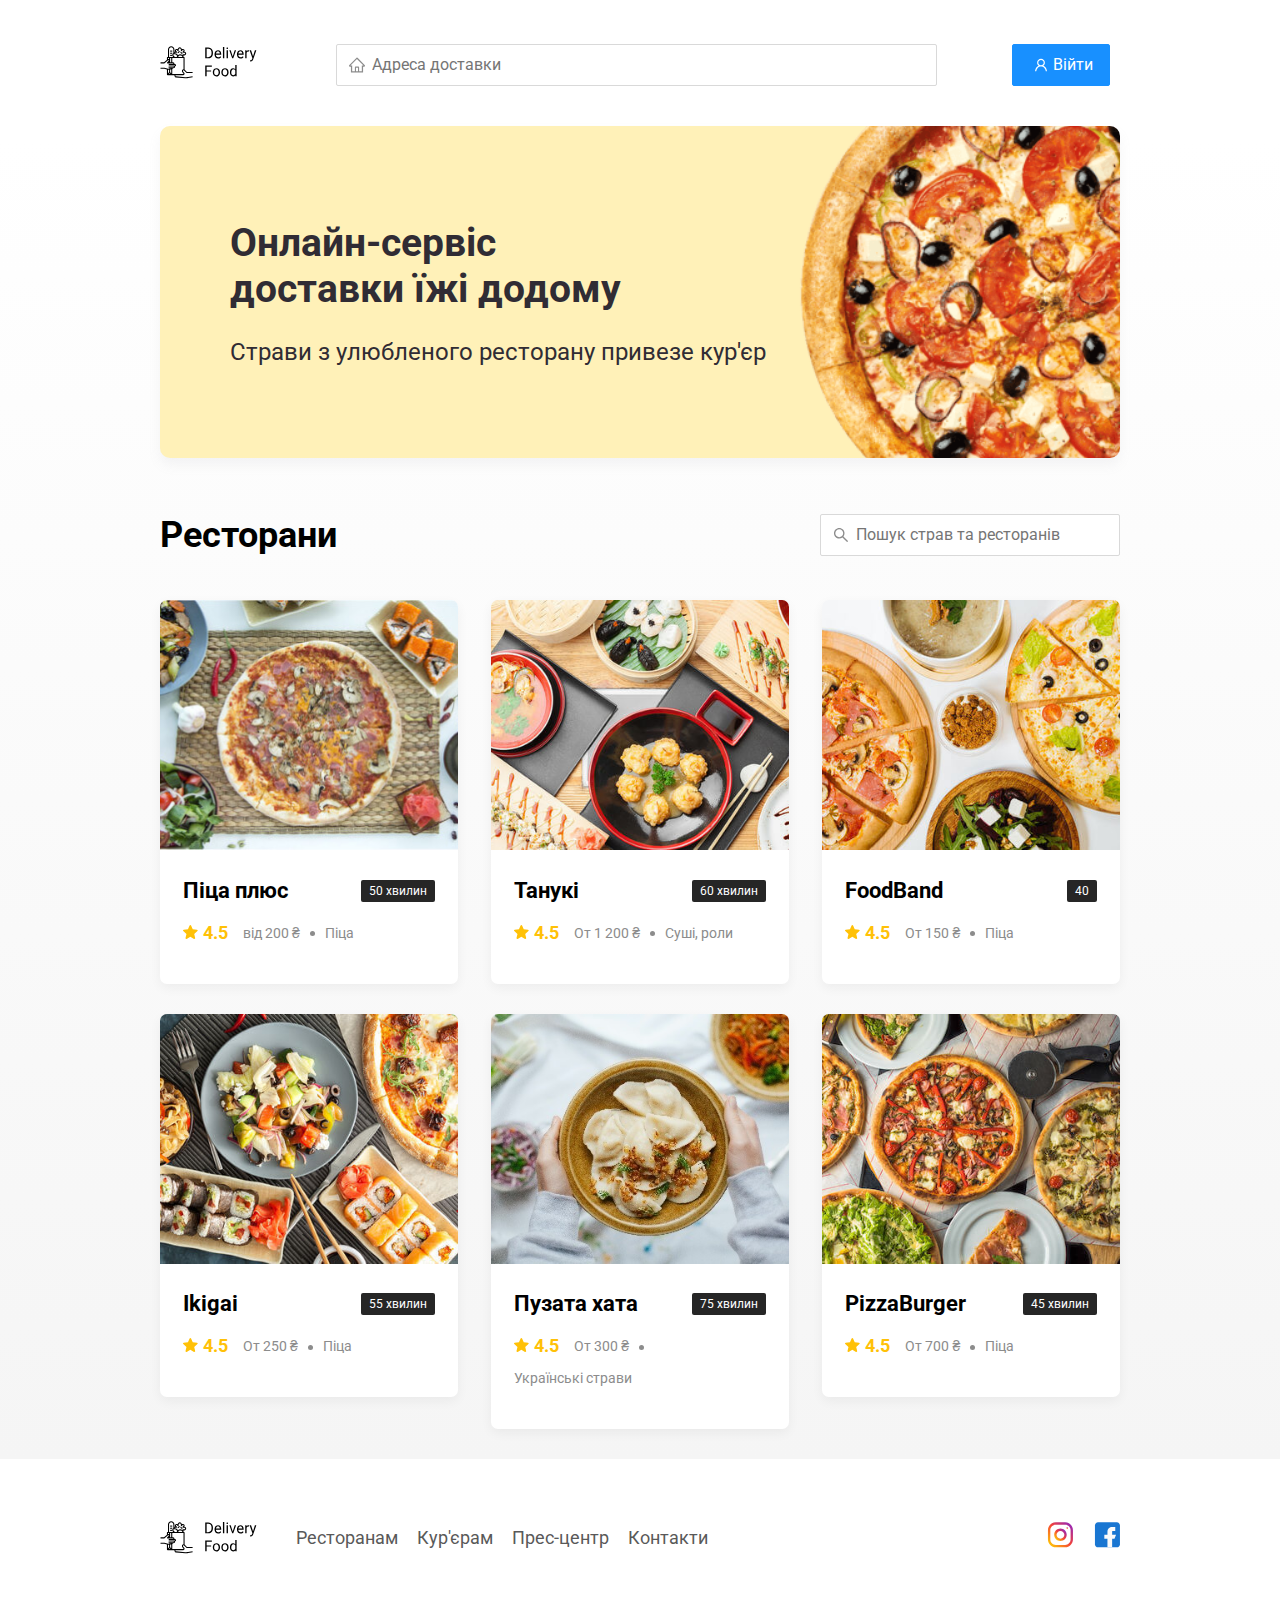
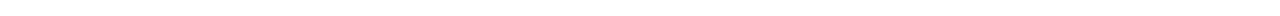
<file: DeliveryFood/index.html>
<!DOCTYPE html>
<html lang="ru">

<head>
	<meta charset="UTF-8" />
	<meta name="viewport" content="width=device-width, initial-scale=1.0" />
	<title>Delivery Food — доставка їжі додому</title>
	<link href="https://fonts.googleapis.com/css?family=Roboto:400,700&display=swap&subset=cyrillic" rel="stylesheet" />
	<link rel="stylesheet" href="css/normalize.css" />
	<link rel="stylesheet" href="css/style.css" />
</head>

<body>
	<div class="container">
		<header class="header">
			<a class="logo">
				<img src="img/icon/logo.svg" alt="Logo" />
			</a>
			<label class="address">
				<input type="text" class="input input-address" placeholder="Адреса доставки" />
			</label>
			<div class="buttons">
				<span class="user-name"></span>
				<button class="button button-primary button-auth">
					<span class="button-auth-svg"></span>
					<span class="button-text">Війти</span>
				</button>
				<button class="button button-cart" id="cart-button">
					<span class="button-cart-svg"></span>
					<span class="button-text">Кошик</span>
				</button>
				<button class="button button-primary button-out">
					<span class="button-text">Вийти</span>
					<span class="button-out-svg"></span>
				</button>
			</div>
		</header>
	</div>
	<!-- /.container  -->

	<main class="main">
		<div class="container">
			<section class="container-promo">
				<section class="promo pizza">
					<h1 class="promo-title">Онлайн-сервіс <br />доставки їжі додому</h1>
					<p class="promo-text">
						Страви з улюбленого ресторану привезе кур'єр
					</p>
				</section>
				<!-- <section class="promo kebab">
					<h1 class="promo-title">Шашлики <br> зі знижкою 35%</h1>
					<p class="promo-text">
						Закажіть шашлики у будь-якому ресторані до 24 серпня та отримайте знижку за промокодом VIVAT
					</p>
				</section>
				<section class="promo vegetables">
					<h1 class="promo-title">Знижка 20% на всю іжу <br> за промокодом LOVE.JS</h1>
					<p class="promo-text">
						Страву з ресторану привезуть разом із двома подарунковими книгами по фронтендуторана привезут вместе с двумя подарочными книгами по фронтенду
					</p>
				</section>
				<section class="promo sushi">
					<h1 class="promo-title">Сети зі знижкою до 30% <br> у ресторанах</h1>
					<p class="promo-text">
						Знижки на сети до 1 вересня за промокодом DADADA
					</p>
				</section> -->
			</section>
			<section class="restaurants">
				<div class="section-heading">
					<h2 class="section-title">Ресторани</h2>
					<label class="search">
						<input type="text" class="input input-search" placeholder="Пошук страв та ресторанів" />
					</label>
				</div>
				<div class="cards cards-restaurants">
					<a href="restaurant.html" class="card card-restaurant">
						<img src="img/pizza-plus/preview.jpg" alt="image" class="card-image" />
						<div class="card-text">
							<div class="card-heading">
								<h3 class="card-title">Піца плюс</h3>
								<span class="card-tag tag">50 хвилин</span>
							</div>
							<!-- /.card-heading -->
							<div class="card-info">
								<div class="rating">
									4.5
								</div>
								<div class="price">від 200 ₴</div>
								<div class="category">Піца</div>
							</div>
							<!-- /.card-info -->
						</div>
						<!-- /.card-text -->
					</a>
					<!-- /.card -->

					<a href="restaurant.html" class="card card-restaurant">
						<img src="img/tanuki/preview.jpg" alt="image" class="card-image" />
						<div class="card-text">
							<div class="card-heading">
								<h3 class="card-title">Танукі</h3>
								<span class="card-tag tag">60 хвилин</span>
							</div>
							<!-- /.card-heading -->
							<div class="card-info">
								<div class="rating">
									4.5
								</div>
								<div class="price">От 1 200 ₴</div>
								<div class="category">Суші, роли</div>
							</div>
							<!-- /.card-info -->
						</div>
						<!-- /.card-text -->
					</a>
					<!-- /.card -->

					<a href="restaurant.html" class="card card-restaurant">
						<img src="img/food-band/preview.jpg" alt="image" class="card-image" />
						<div class="card-text">
							<div class="card-heading">
								<h3 class="card-title">FoodBand</h3>
								<span class="card-tag tag">40 </span>
							</div>
							<!-- /.card-heading -->
							<div class="card-info">
								<div class="rating">
									4.5
								</div>
								<div class="price">От 150 ₴</div>
								<div class="category">Піца</div>
							</div>
							<!-- /.card-info -->
						</div>
						<!-- /.card-text -->
					</a>
					<!-- /.card -->

					<a href="restaurant.html" class="card card-restaurant">
						<img src="img/palki-skalki/preview.jpg" alt="image" class="card-image" />
						<div class="card-text">
							<div class="card-heading">
								<h3 class="card-title">Ikigai</h3>
								<span class="card-tag tag">55 хвилин</span>
							</div>
							<!-- /.card-heading -->
							<div class="card-info">
								<div class="rating">
									4.5
								</div>
								<div class="price">От 250 ₴</div>
								<div class="category">Піца</div>
							</div>
							<!-- /.card-info -->
						</div>
						<!-- /.card-text -->
					</a>
					<!-- /.card -->

					<a href="restaurant.html" class="card card-restaurant">
						<img src="img/gusi-lebedi/preview.jpg" alt="image" class="card-image" />
						<div class="card-text">
							<div class="card-heading">
								<h3 class="card-title">Пузата хата</h3>
								<span class="card-tag tag">75 хвилин</span>
							</div>
							<!-- /.card-heading -->
							<div class="card-info">
								<div class="rating">
									4.5
								</div>
								<div class="price">От 300 ₴</div>
								<div class="category">Українські страви</div>
							</div>
							<!-- /.card-info -->
						</div>
						<!-- /.card-text -->
					</a>
					<!-- /.card -->

					<a href="restaurant.html" class="card card-restaurant">
						<img src="img/pizza-burger/preview.jpg" alt="image" class="card-image" />
						<div class="card-text">
							<div class="card-heading">
								<h3 class="card-title">PizzaBurger</h3>
								<span class="card-tag tag">45 хвилин</span>
							</div>
							<!-- /.card-heading -->
							<div class="card-info">
								<div class="rating">
									4.5
								</div>
								<div class="price">От 700 ₴</div>
								<div class="category">Піца</div>
							</div>
							<!-- /.card-info -->
						</div>
						<!-- /.card-text -->
					</a>
					<!-- /.card -->
				</div>
				<!-- /.cards -->
			</section>
		</div>
		<!-- /.container -->
	</main>

	<footer class="footer">
		<div class="container">
			<div class="footer-block">
				<img src="img/icon/logo.svg" alt="logo" class="logo footer-logo" />
				<nav class="footer-nav">
					<a href="#" class="footer-link">Ресторанам </a>
					<a href="#" class="footer-link">Кур'єрам</a>
					<a href="#" class="footer-link">Прес-центр</a>
					<a href="#" class="footer-link">Контакти</a>
				</nav>
				<div class="social-links">
					<a href="#" class="social-link"><img src="img/social/instagram.svg" alt="instagram" /></a>
					<a href="#" class="social-link"><img src="img/social/fb.svg" alt="facebook" /></a>
				</div>
				<!-- /.social-links -->
			</div>
			<!-- /.footer-block -->
		</div>
	</footer>

	<div class="modal modal-cart">
		<div class="modal-dialog">
			<div class="modal-header">
				<h3 class="modal-title">Кошик</h3>
				<button class="close">&times;</button>
			</div>
			<!-- /.modal-header -->
			<div class="modal-body">
				<div class="food-row">
					<span class="food-name">Рол вугор стандарт</span>
					<strong class="food-price">250 ₴</strong>
					<div class="food-counter">
						<button class="counter-button">-</button>
						<span class="counter">1</span>
						<button class="counter-button">+</button>
					</div>
				</div>
				<!-- /.foods-row -->
				<div class="food-row">
					<span class="food-name">Рол вугор стандарт</span>
					<strong class="food-price">250 ₴</strong>
					<div class="food-counter">
						<button class="counter-button">-</button>
						<span class="counter">1</span>
						<button class="counter-button">+</button>
					</div>
				</div>
				<!-- /.foods-row -->
				<div class="food-row">
					<span class="food-name">Рол вугор стандарт</span>
					<strong class="food-price">250 ₴</strong>
					<div class="food-counter">
						<button class="counter-button">-</button>
						<span class="counter">1</span>
						<button class="counter-button">+</button>
					</div>
				</div>
				<!-- /.foods-row -->
				<div class="food-row">
					<span class="food-name">Рол вугор стандарт</span>
					<strong class="food-price">250 ₴</strong>
					<div class="food-counter">
						<button class="counter-button">-</button>
						<span class="counter">1</span>
						<button class="counter-button">+</button>
					</div>
				</div>
				<!-- /.foods-row -->
			</div>
			<!-- /.modal-body -->
			<div class="modal-footer">
				<span class="modal-pricetag">1250 ₴</span>
				<div class="footer-buttons">
					<button class="button button-primary">Оформити замовлення</button>
					<button class="button clear-cart">Скасувати</button>
				</div>
			</div>
			<!-- /.modal-footer -->
		</div>
		<!-- /.modal-dialog -->
	</div>

	<div class="modal-auth">
		<div class="modal-dialog modal-dialog-auth">
			<button class="close-auth">&times;</button>
			<form id="logInForm">
				<fieldset class="modal-body">
					<legend class="modal-title">Авторизація</legend>
					<label class="label-auth">
						<span>Логін</span>
						<input id="login" type="text">
					</label>
					<label class="label-auth">
						<span>Пароль</span>
						<input id="password" type="password">
					</label>
				</fieldset>
				<!-- /.modal-body -->
				<div class="modal-footer">
					<div class="footer-buttons">
						<button class="button button-primary button-login" type="submit">Війти</button>
					</div>
				</div>
			</form>
			<!-- /.modal-footer -->
		</div>
		<!-- /.modal-dialog -->
	</div>
	<script src="js/main.js"></script>
</body>

</html>
</file>
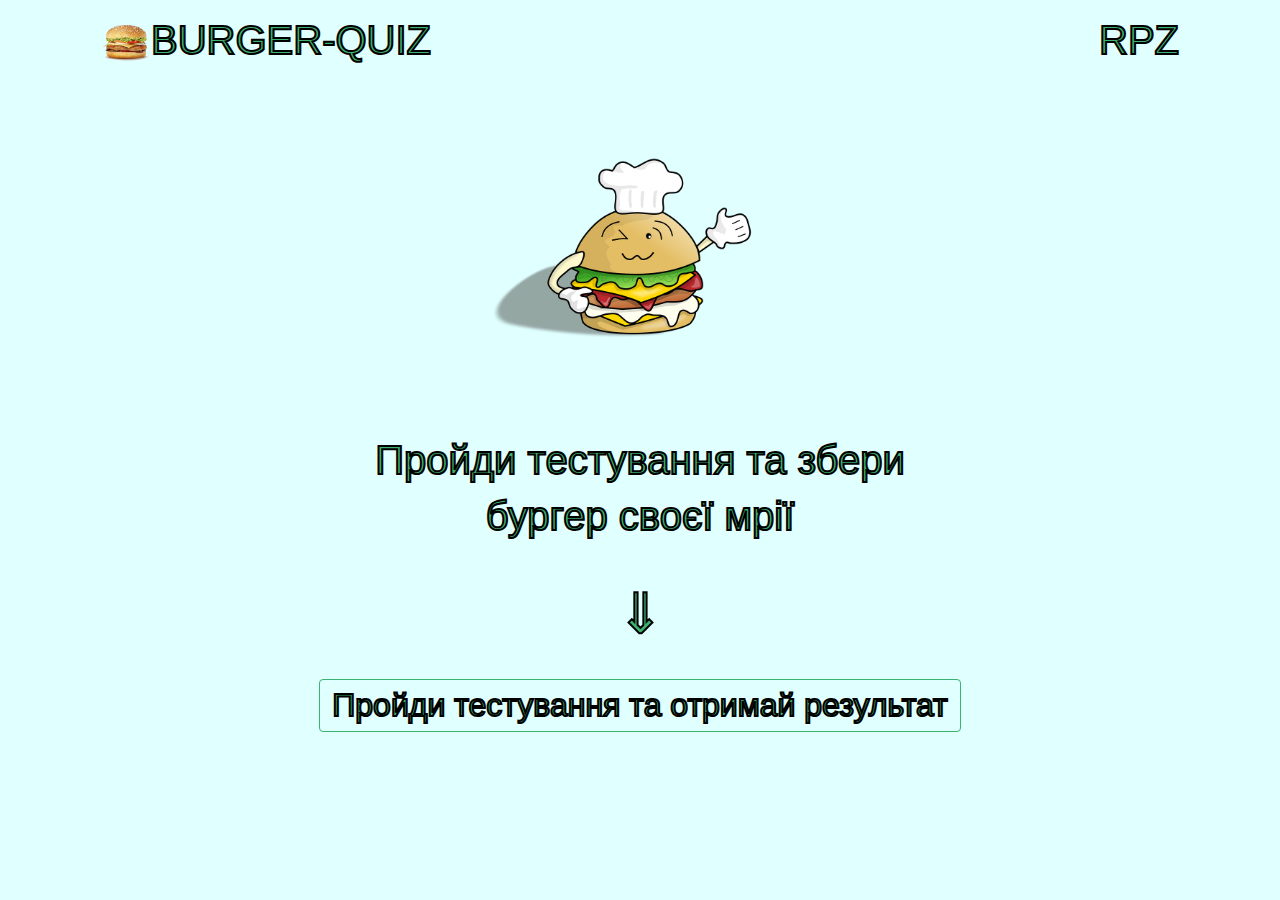
<file: quiz/index.html>
<!DOCTYPE html>
<html lang="en">

<head>
  <meta charset="UTF-8">
  <meta name="viewport" content="width=device-width, initial-scale=1.0">
  <meta http-equiv="X-UA-Compatible" content="ie=edge">
  <link rel="stylesheet" href="./libs/bootstrap.min.css">
  <link rel="stylesheet" href="./style/style.css">
  <title>Quiz</title>
</head>

<body>

  <header>
    <div class="container">
      <div class="row">
        <div class="col">
          <div class="d-flex justify-content-between p-1 p-sm-2 p-md-3">
            <div class="logo d-flex">
              <div class="logo-img"></div>
              <span class="logo-text h1">BURGER-QUIZ</span>
            </div>
            <h1 class="contacts d-none d-md-block">RPZ</h1>
          </div>
        </div>
      </div>
    </div>
  </header>

  <section class="main">
    <div class="container">

      <div class="row">
        <div class="col">
          <div class="d-flex justify-content-center p-1 p-sm-2 p-md-3">
            <div class="content"></div>
          </div>
        </div>
      </div>

      <div class="row">
        <div class="col">
          <div class="d-flex flex-column align-items-center p-1 p-sm-2 p-md-3">
            <h2 class="main-title text-center h1">Пройди тестування та збери </h2>
            <h2 class="main-title text-center h1">бургер своєї мрії</h2>
          </div>
        </div>
      </div>

      <div class="row">
        <div class="col">
          <div class="d-flex justify-content-center p-1 p-sm-2 p-md-3">
            <div class="arrow display-4">&dArr;</div>
          </div>
        </div>
      </div>

      <div class="row">
        <div class="col">
          <div class="d-flex justify-content-center p-1 p-sm-2 p-md-3">
            <button type="button" class="btn btn-outline-danger" id="btnOpenModal">
              <span class="btnText h1">Пройди тестування та отримай результат</span>
            </button>
          </div>
        </div>
      </div>

    </div>
  </section>

  <div class="modal" tabindex="-1" role="dialog" id="modalBlock">
    <div class="modal-dialog  modal-dialog-centered" role="document">
      <div class="modal-content">
        <div class="modal-header">
          <h5 class="modal-title">Дай відповідь на питання:</h5>
          <button type="button" class="close" data-dismiss="modal" aria-label="Close" id="closeModal">
            <span aria-hidden="true">&times;</span>
          </button>
        </div>
        <div class="modal-body  d-flex flex-column align-items-center" id="modalBody">
          <h5 class="question p-1 p-sm-2 p-md-3 text-center" id="question"></h5>
          <div class="answers w-100 p-1 p-sm-2 p-md-3" id="answers">
            <form action="#" id="formAnswers" class="formAnswers d-flex flex-wrap justify-content-around">
              <!-- <div class="answers-item d-flex flex-column">
                <input type="radio" id="answerItem1" name="answer" class="d-none">
                <label for="answerItem1" class="d-flex flex-column justify-content-between">
                  <img class="answerImg" src="./image/burger.png" alt="burger">
                  <span>Стандарт</span>
                </label>
              </div>
              <div class="answers-item d-flex justify-content-center">
                <input type="radio" id="answerItem2" name="answer" class="d-none">
                <label for="answerItem2" class="d-flex flex-column justify-content-between">
                  <img class="answerImg" src="./image/burgerBlack.png" alt="burger">
                  <span>Чорний</span>
                </label>
              </div> -->
            </form>
          </div>
        </div>
        <div class="modal-footer" id="modalFooter">
          <button type="button" class="btn btn-secondary" data-dismiss="modal" id="prev">Prev</button>
          <button type="button" class="btn btn-secondary" data-dismiss="modal" id="next">Next</button>
          <button type="button" class="btn btn-primary sendBtn d-none" id="send">Send</button>
        </div>
      </div>
    </div>
  </div>

  <script src="./script/script.js"></script>
</body>

</html>
</file>
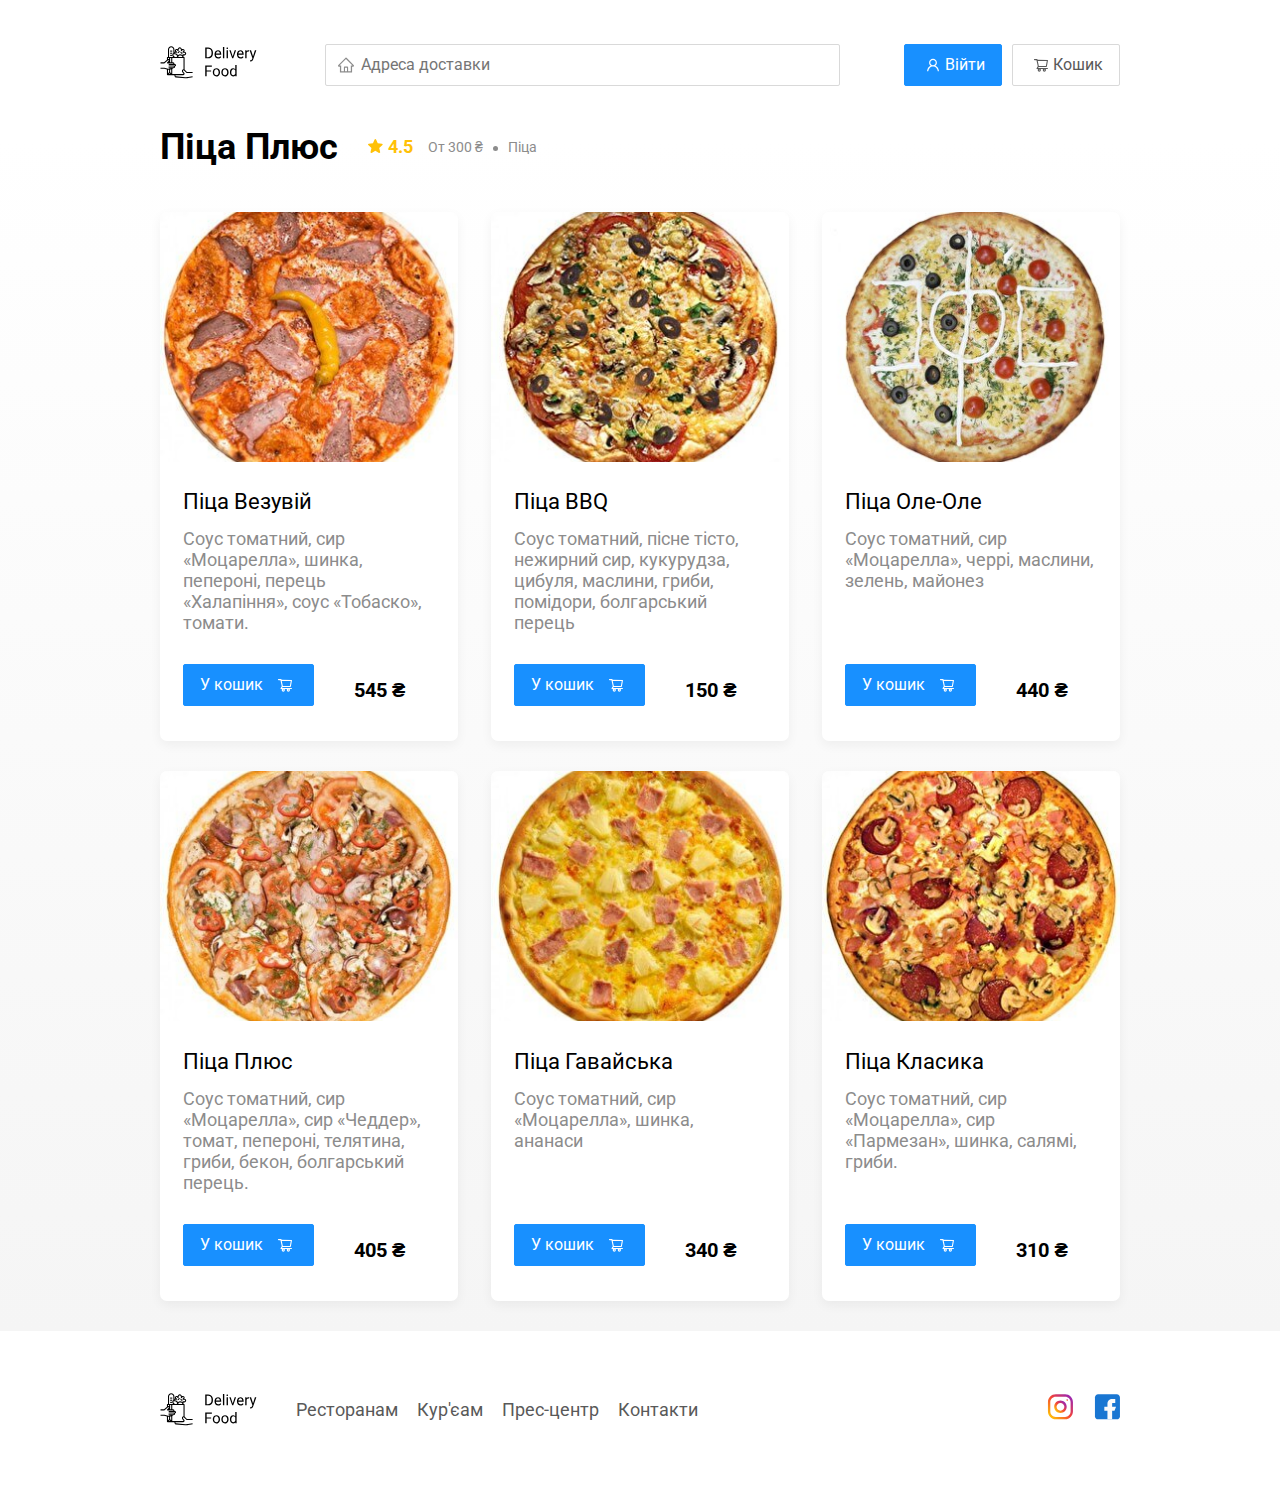
<file: DeliveryFood/restaurant.html>
<!DOCTYPE html>
<html lang="ru">

<head>
	<meta charset="UTF-8" />
	<meta name="viewport" content="width=device-width, initial-scale=1.0" />
	<title>PizzaBurger — доставка їжі додому</title>
	<link href="https://fonts.googleapis.com/css?family=Roboto:400,700&display=swap&subset=cyrillic" rel="stylesheet" />
	<link rel="stylesheet" href="css/normalize.css" />
	<link rel="stylesheet" href="css/style.css" />
</head>

<body>
	<div class="container">
		<header class="header">
			<a href="index.html" class="logo">
				<img src="img/icon/logo.svg" alt="Logo" />
			</a>
			<label class="address">
				<input type="text" class="input input-address" placeholder="Адреса доставки" />
			</label>
			<div class="buttons">
				<button class="button button-primary button-auth">
					<span class="button-auth-svg"></span>
					<span class="button-text">Війти</span>
				</button>
				<button class="button" id="cart-button">
					<span class="button-cart-svg"></span>
					<span class="button-text">Кошик</span>
				</button>
			</div>
		</header>
	</div>
	<!-- /.container  -->

	<main class="main">
		<div class="container">
			<section class="menu">
				<div class="section-heading">
					<h2 class="section-title restaurant-title">Піца Плюс</h2>
					<div class="card-info">
						<div class="rating">
							4.5
						</div>
						<div class="price">От 300 ₴</div>
						<div class="category">Піца</div>
					</div>
					<!-- /.card-info -->
				</div>
				<div class="cards cards-menu">
					<div class="card">
						<img src="img/pizza-plus/pizza-vesuvius.jpg" alt="image" class="card-image" />
						<div class="card-text">
							<div class="card-heading">
								<h3 class="card-title card-title-reg">Піца Везувій</h3>
							</div>
							<!-- /.card-heading -->
							<div class="card-info">
								<div class="ingredients">Соус томатний, сир «Моцарелла», шинка, пепероні, перець
									«Халапіння», соус «Тобаско», томати.
								</div>
							</div>
							<!-- /.card-info -->
							<div class="card-buttons">
								<button class="button button-primary button-add-cart">
									<span class="button-card-text">У кошик</span>
									<span class="button-cart-svg"></span>
								</button>
								<strong class="card-price-bold">545 ₴</strong>
							</div>
						</div>
						<!-- /.card-text -->
					</div>
					<!-- /.card -->

					<div class="card">
						<img src="img/pizza-plus/pizza-girls.jpg" alt="image" class="card-image" />
						<div class="card-text">
							<div class="card-heading">
								<h3 class="card-title card-title-reg">Піца BBQ</h3>
							</div>
							<!-- /.card-heading -->
							<div class="card-info">
								<div class="ingredients">Соус томатний, пісне тісто, нежирний сир, кукурудза, цибуля,
									маслини,
									гриби, помідори, болгарський перець
								</div>
							</div>
							<!-- /.card-info -->
							<div class="card-buttons">
								<button class="button button-primary button-add-cart">
									<span class="button-card-text">У кошик</span>
									<span class="button-cart-svg"></span>
								</button>
								<strong class="card-price-bold">150 ₴</strong>
							</div>
						</div>
						<!-- /.card-text -->
					</div>
					<!-- /.card -->

					<div class="card">
						<img src="img/pizza-plus/pizza-oleole.jpg" alt="image" class="card-image" />
						<div class="card-text">
							<div class="card-heading">
								<h3 class="card-title card-title-reg">Піца Оле-Оле</h3>
							</div>
							<!-- /.card-heading -->
							<div class="card-info">
								<div class="ingredients">Соус томатний, сир «Моцарелла», черрі, маслини, зелень, майонез
								</div>
							</div>
							<!-- /.card-info -->
							<div class="card-buttons">
								<button class="button button-primary button-add-cart">
									<span class="button-card-text">У кошик</span>
									<span class="button-cart-svg"></span>
								</button>
								<strong class="card-price-bold">440 ₴</strong>
							</div>
						</div>
						<!-- /.card-text -->
					</div>
					<!-- /.card -->

					<div class="card">
						<img src="img/pizza-plus/pizza-plus.jpg" alt="image" class="card-image" />
						<div class="card-text">
							<div class="card-heading">
								<h3 class="card-title card-title-reg">Піца Плюс</h3>
							</div>
							<!-- /.card-heading -->
							<div class="card-info">
								<div class="ingredients">Соус томатний, сир «Моцарелла», сир «Чеддер», томат,
									пепероні,
									телятина, гриби, бекон, болгарський перець.
								</div>
							</div>
							<!-- /.card-info -->
							<div class="card-buttons">
								<button class="button button-primary button-add-cart">
									<span class="button-card-text">У кошик</span>
									<span class="button-cart-svg"></span>
								</button>
								<strong class="card-price-bold">405 ₴</strong>
							</div>
						</div>
						<!-- /.card-text -->
					</div>
					<!-- /.card -->

					<div class="card">
						<img src="img/pizza-plus/pizza-hawaiian.jpg" alt="image" class="card-image" />
						<div class="card-text">
							<div class="card-heading">
								<h3 class="card-title card-title-reg">Піца Гавайська</h3>
							</div>
							<!-- /.card-heading -->
							<div class="card-info">
								<div class="ingredients">Соус томатний, сир «Моцарелла», шинка, ананаси</div>
							</div>
							<!-- /.card-info -->
							<div class="card-buttons">
								<button class="button button-primary button-add-cart">
									<span class="button-card-text">У кошик</span>
									<span class="button-cart-svg"></span>
								</button>
								<strong class="card-price-bold">340 ₴</strong>
							</div>
						</div>
						<!-- /.card-text -->
					</div>
					<!-- /.card -->

					<div class="card">
						<img src="img/pizza-plus/pizza-classic.jpg" alt="image" class="card-image" />
						<div class="card-text">
							<div class="card-heading">
								<h3 class="card-title card-title-reg">Піца Класика</h3>
							</div>
							<!-- /.card-heading -->
							<div class="card-info">
								<div class="ingredients">Соус томатний, сир «Моцарелла», сир «Пармезан», шинка,
									салямі,
									гриби.
								</div>
							</div>
							<!-- /.card-info -->
							<div class="card-buttons">
								<button class="button button-primary button-add-cart">
									<span class="button-card-text">У кошик</span>
									<span class="button-cart-svg"></span>
								</button>
								<strong class="card-price-bold">310 ₴</strong>
							</div>
						</div>
						<!-- /.card-text -->
					</div>
					<!-- /.card -->
				</div>
				<!-- /.cards -->
			</section>
		</div>
		<!-- /.container -->
	</main>

	<footer class="footer">
		<div class="container">
			<div class="footer-block">
				<img src="img/icon/logo.svg" alt="logo" class="logo footer-logo" />
				<nav class="footer-nav">
					<a href="#" class="footer-link">Ресторанам </a>
					<a href="#" class="footer-link">Кур'єам</a>
					<a href="#" class="footer-link">Прес-центр</a>
					<a href="#" class="footer-link">Контакти</a>
				</nav>
				<div class="social-links">
					<a href="#" class="social-link"><img src="img/social/instagram.svg" alt="instagram" /></a>
					<a href="#" class="social-link"><img src="img/social/fb.svg" alt="facebook" /></a>
				</div>
				<!-- /.social-links -->
			</div>
			<!-- /.footer-block -->
		</div>
	</footer>

	<div class="modal modal-cart">
		<div class="modal-dialog">
			<div class="modal-header">
				<h3 class="modal-title">Кошик</h3>
				<button class="close">&times;</button>
			</div>
			<!-- /.modal-header -->
			<div class="modal-body">
				<div class="food-row">
					<span class="food-name">Рол вугор стандарт</span>
					<strong class="food-price">250 ₴</strong>
					<div class="food-counter">
						<button class="counter-button">-</button>
						<span class="counter">1</span>
						<button class="counter-button">+</button>
					</div>
				</div>
				<!-- /.foods-row -->
				<div class="food-row">
					<span class="food-name">Рол вугор стандарт</span>
					<strong class="food-price">250 ₴</strong>
					<div class="food-counter">
						<button class="counter-button">-</button>
						<span class="counter">1</span>
						<button class="counter-button">+</button>
					</div>
				</div>
				<!-- /.foods-row -->
				<div class="food-row">
					<span class="food-name">Рол вугор стандарт</span>
					<strong class="food-price">250 ₴</strong>
					<div class="food-counter">
						<button class="counter-button">-</button>
						<span class="counter">1</span>
						<button class="counter-button">+</button>
					</div>
				</div>
				<!-- /.foods-row -->
				<div class="food-row">
					<span class="food-name">Рол вугор стандарт</span>
					<strong class="food-price">250 ₴</strong>
					<div class="food-counter">
						<button class="counter-button">-</button>
						<span class="counter">1</span>
						<button class="counter-button">+</button>
					</div>
				</div>
				<!-- /.foods-row -->
			</div>
			<!-- /.modal-body -->
			<div class="modal-footer">
				<span class="modal-pricetag">1250 ₴</span>
				<div class="footer-buttons">
					<button class="button button-primary">Оформити замовлення</button>
					<button class="button clear-cart">Скасувати</button>
				</div>
			</div>
			<!-- /.modal-footer -->
		</div>
		<!-- /.modal-dialog -->
	</div>

	<div class="modal-auth">
		<div class="modal-dialog modal-dialog-auth">
			<button class="close-auth">&times;</button>
			<form id="logInForm">
				<fieldset class="modal-body">
					<legend class="modal-title">Авторизація</legend>
					<label class="label-auth">
						<span>Логін</span>
						<input id="login" type="text">
					</label>
					<label class="label-auth">
						<span>Пароль</span>
						<input id="password" type="password">
					</label>
				</fieldset>
				<!-- /.modal-body -->
				<div class="modal-footer">
					<div class="footer-buttons">
						<button class="button button-primary button-login" type="submit">Війти</button>
					</div>
				</div>
			</form>
			<!-- /.modal-footer -->
		</div>
		<!-- /.modal-dialog -->
	</div>
	<script src="js/main.js"></script>
</body>

</html>
</file>
<file: DeliveryFood/css/style.css>
* {
    box-sizing: border-box;
}

body {
    font-family: "Roboto", sans-serif;
    padding-top: 44px;
}

a,
button {
    cursor: pointer;
    color: inherit;
}

.hide {
    display: none;
}

.container {
    max-width: 1200px;
    margin: auto;
}

.header {
    display: flex;
    align-items: center;
    justify-content: space-between;
    margin-bottom: 40px;
}

.input {
    background-color: #ffffff;
    border: 1px solid #d9d9d9;
    border-radius: 2px;
    font-size: 16px;
    line-height: 24px;
    padding: 8px 8px 8px 35px;
    background-repeat: no-repeat;
    background-position: left 11px center;
}

.address {
    flex: 0.8;
}

.input-address {
    width: 100%;
    background-image: url(../img/icon/home.svg);
}

.search {
    margin-left: auto;
}

.input-search {
    width: 300px;
    background-image: url(../img/icon/search.svg);

}

.buttons {
    display: flex;
    align-items: center;
}

.button {
    display: flex;
    align-items: center;
    padding: 8px 16px;
    background: #ffffff;
    border: 1px solid #d9d9d9;
    box-sizing: border-box;
    box-shadow: 0 0 2px rgba(0, 0, 0, 0.0015);
    border-radius: 2px;
    color: #595959;
    font-size: 16px;
    line-height: 24px;
}

.button:hover {
    background: #1890ff;
    border: 1px solid #1890ff;
    color: #fff;
}


.button-primary {
    background: #1890ff;
    border: 1px solid #1890ff;
    color: #fff;
    margin-right: 10px;
}

.button-primary:hover {
    background: #ffffff;
    border: 1px solid #d9d9d9;
    color: #595959;
}

.button-icon {
    margin-right: 6px;
}

.button-card-text {
    margin-right: 10px;
}

.button-auth {
    background-position: 20px 13px;
}

.button-primary .button-auth-svg {
    width: 24px;
    height: 24px;
    background-color: #fff;
    -webkit-mask: url("../img/icon/user.svg") no-repeat 50% 50%;
    mask: url("../img/icon/user.svg") no-repeat 50% 50%;
    background-repeat: no-repeat;
}

.button-primary:hover .button-auth-svg {
    background-color: #595959;
}

.button .button-cart-svg {
    width: 24px;
    height: 24px;
    background-color: #595959;
    -webkit-mask: url("../img/icon/shopping-cart.svg") no-repeat 50% 50%;
    mask: url("../img/icon/shopping-cart.svg") no-repeat 50% 50%;
    background-repeat: no-repeat;
}

.button-primary .button-cart-svg {
    background-color: #fff;
}

.button:hover .button-cart-svg {
    background-color: #fff;
}

.button-primary:hover .button-cart-svg {
    background-color: #595959;
}

.button-cart {
    display: none;
    margin: 0 5px;
}

.button-out {
    display: none;
    margin: 0 5px;
}

.user-name {
    display: none;
    margin-right: 20px;
    font-weight: bold;
    font-size: 18px;
}

.promo-slider {

    width: 600px;
    height: 300px;

}

.promo {
    box-shadow: 0 7px 12px rgba(158, 158, 163, 0.1);
    border-radius: 10px;
    padding: 68px 70px;
    margin-bottom: 56px;
}

.pizza {
    background: #fff1b8 url(../img/promo/pizza.png) no-repeat top -100px right -250px / 830px
}

.kebab {
    background: #D6E4FF url(../img/promo/kebab.png) no-repeat top 45px right 40px / 450px;
}

.vegetables {
    background: #FFF566 url(../img/promo/vegetables.png) no-repeat top 0 right 0 / 825px
}

.sushi {
    background: #FFF1F0 url(../img/promo/sushi.png) no-repeat top 10px right 15px / 500px
}

.promo-title {
    font-style: normal;
    font-weight: bold;
    font-size: 39px;
    line-height: 46px;
    color: #302c34;
}

.promo-text {
    font-style: normal;
    font-weight: normal;
    font-size: 24px;
    line-height: 28px;
    color: #302c34;
    max-width: 538px;
}

.main {
    background: linear-gradient(180deg, rgba(245, 245, 245, 0) 1.04%, #f5f5f5 100%);
}

.section-heading {
    display: flex;
    align-items: center;
    margin-bottom: 44px;
}

.section-title {
    font-style: normal;
    font-weight: bold;
    font-size: 36px;
    line-height: 42px;
    margin: 0 30px 0 0;
    color: #000000;
}

.cards {
    display: flex;
    align-items: flex-start;
    justify-content: space-between;
    flex-wrap: wrap;
}

.card {
    background: #ffffff;
    box-shadow: 0 4px 12px rgba(0, 0, 0, 0.05);
    border-radius: 7px;
    overflow: hidden;
    margin-bottom: 30px;
    flex-basis: 31%;
    text-decoration: none;

}

.card-restaurant {
    cursor: pointer
}

.card-image {
    width: 100%;
    height: 250px;
    object-fit: cover;
}


.card-text {
    padding: 20px 23px 35px;
    min-height: 275px;
    display: flex;
    flex-direction: column;
}



.restaurants .card-text {
    min-height: auto;
}

.card-heading {
    display: flex;
    align-items: center;
    justify-content: space-between;
    margin-bottom: 10px;
}

.card-title {
    margin: 0;
    font-style: normal;
    font-weight: bold;
    font-size: 22px;
    line-height: 32px;
}

.card-title-reg {
    font-weight: 400;
}

.card-tag {
    font-style: normal;
    font-weight: normal;
    font-size: 12px;
    line-height: 20px;
    color: #ffffff;
    background: #262626;
    border-radius: 2px;
    padding: 1px 8px;
}

.card-info {
    display: flex;
    align-items: center;
    flex-wrap: wrap;
}

.card-buttons {
    display: flex;
    margin-top: 24px;
    flex-grow: 1;
    align-items: flex-end;
}

.card-price-bold {
    font-weight: bold;
    font-size: 20px;
    line-height: 32px;
    margin-left: 30px;
}

.rating {
    background-image: url("../img/icon/rating.svg");
    background-repeat: no-repeat;
    background-position: 0 7px;
    padding-left: 20px;
    margin-right: 26px;
    color: #ffc107;
    font-weight: bold;
    font-size: 18px;
    line-height: 32px;
}

.price,
.category {
    color: #8c8c8c;
    font-size: 18px;
    line-height: 32px;
}

.price {
    margin-right: 10px;
}

.ingredients {
    color: #8c8c8c;
    font-size: 18px;
    line-height: 21px;
}

.category {
    text-overflow: ellipsis;
    overflow: hidden;
    white-space: nowrap;
    max-width: 150px;
}

.price:after {
    content: "";
    width: 5px;
    height: 5px;
    background-color: #8c8c8c;
    display: inline-block;
    vertical-align: middle;
    border-radius: 50%;
    margin-left: 10px;
}

.footer {
    padding: 60px 0;
}

.footer-block {
    display: flex;
    align-items: center;
    justify-content: space-between;
}

.footer-nav {
    margin-left: 35px;
    margin-right: auto;
}

.footer-link {
    display: inline-block;
    color: #595959;
    font-style: normal;
    font-weight: normal;
    font-size: 18px;
    line-height: 21px;
    text-decoration: none;
}

.footer-link:not(:last-child) {
    margin-right: 15px;
}

.social-links {
    display: flex;
    align-items: center;
}

.social-link:not(:last-child) {
    margin-right: 21px;
}

.modal {
    position: fixed;
    left: 0;
    top: 0;
    width: 100%;
    height: 100%;
    background: rgba(0, 0, 0, 0.4);
    display: none;
    z-index: 999;
}

.modal-auth {
    position: fixed;
    left: 0;
    top: 0;
    width: 100%;
    height: 100%;
    background: rgba(0, 0, 0, 0.4);
    display: none;
    z-index: 999;
}
.modal-auth.is-open {
    display: flex; 
}
.is-open {
    display: flex;
}

.modal-dialog {
    max-width: 780px;
    width: 95%;
    background: #ffffff;
    border-radius: 5px;
    margin: auto;
    padding: 40px 45px;
}

.modal-dialog-auth {
    width: auto;
    position: relative;
}

.label-auth {
    display: block;
    margin: 30px;
}

.label-auth span {
    width: 80px;
    display: inline-block;
}

.modal-header {
    display: flex;
    align-items: center;
    justify-content: space-between;
    margin-bottom: 45px;
}

.modal-title {
    margin: 0;
    font-weight: bold;
    font-size: 36px;
    line-height: 42px;
}

.close {
    font-size: 36px;
    border: none;
    background-color: transparent;
}

.close-auth {
    font-size: 36px;
    border: none;
    background-color: transparent;
    position: absolute;
    top: 10px;
    right: 20px;
}

.modal-body {
    margin-bottom: 22px;
}

.food-row {
    display: flex;
    align-items: flex-start;
    justify-content: space-between;
    padding-bottom: 8px;
    border-bottom: 1px solid #d9d9d9;
    margin-bottom: 15px;
}

.food-name {
    font-weight: normal;
    font-size: 18px;
    line-height: 32px;
}

.food-price {
    margin-left: auto;
    margin-right: 47px;
    font-weight: bold;
    font-size: 20px;
    line-height: 32px;
}

.food-counter {
    display: flex;
    align-items: center;
}

.counter-button {
    display: flex;
    align-items: center;
    justify-content: center;
    width: 39px;
    height: 32px;
    background: #ffffff;
    border: 1px solid #40a9ff;
    box-sizing: border-box;
    border-radius: 2px;
    font-weight: normal;
    font-size: 14px;
    line-height: 22px;
    color: #40a9ff;
}

.counter-button:hover {
    background: #40a9ff;
    border: 1px solid #ffffff;
    color: #ffffff;
}

.counter {
    font-size: 16px;
    line-height: 24px;
    margin-left: 10px;
    margin-right: 10px;
}

.modal-footer {
    display: flex;
    align-items: center;
    justify-content: space-between;
}

.modal-auth .modal-footer {
    justify-content: flex-end;
}

.footer-buttons {
    display: flex;
    align-items: center;
}

.modal-pricetag {
    background: #262626;
    border-radius: 5px;
    color: #ffffff;
    padding: 15px 20px;
    font-size: 20px;
    line-height: 23px;
}

@media (max-width: 1366px) {
    .container {
        max-width: 960px;
    }

    .pizza {
        background-position: center right -300px;
        background-size: 750px;
    }


    .kebab {
        background-position: top -5px right -93px;
        background-size: 530px;
    }

    .vegetables {
        background-position: top 0 right -93px;
        background-size: 820px;
    }

    .sushi {
        background-position: center right -90px;
    }

    .rating {
        margin-right: 15px;
    }

    .category,
    .price {
        font-size: 14px;
    }
}

@media (max-width: 992px) {
    .container {
        max-width: 750px;
    }



    .pizza {
        padding: 50px;
        background-size: 500px;
        background-position: center right -200px;
    }


    .kebab {
        background-position: top 55px right -100px;
        background-size: 385px;
    }

    .vegetables {
        background-position: top 0 right -280px;
        background-size: 810px;
    }

    .sushi {
        background-position: top 30px right -175px;
    }



    .promo-text {
        font-size: 18px;
        max-width: 400px;
    }

    .card {
        flex-basis: 49%;
    }

    .footer-link {
        font-size: 16px;
    }
}

@media (max-width: 768px) {
    .container {
        max-width: 560px;
    }

    .card-info {
        flex-wrap: wrap;
    }

    .card .rating {
        flex-basis: 100%;
    }

    .card-title {
        font-size: 18px;
    }

    .card-text {
        min-height: 290px;
    }

    .card-price-bold {
        margin-left: 20px;
    }


    .pizza {
        background-size: 400px;
        background-position: bottom 50px right -200px;
    }


    .kebab {
        background-position: top -5px right -74px;
        background-size: 300px;
    }

    .vegetables {
        background-position: top 0 right -240px;
        background-size: 702px;
    }

    .sushi {
        background-position: top -24px right -75px;
        background-size: 302px;
    }

    .promo-title {
        font-size: 24px;
        line-height: 1.4;
    }

    .promo-text {
        margin-top: 0;
    }
}

@media (max-width: 578px) {
    .container {
        width: 90%;
    }

    .address {
        min-width: 100%;
        order: 1;
    }

    .header {
        flex-wrap: wrap;
    }

    .input-address {
        margin-top: 15px;
        order: 5;
        flex: 1;
    }

    .promo {
        background-image: none;
    }

    .promo-title {
        margin-bottom: 10px;
    }

    .section-title {
        font-size: 20px;
    }

    .card {
        flex-basis: 100%;
    }

    .card-text {
        min-height: auto;
    }

    .card-image {
        width: 100%;
    }

    .footer {
        padding: 30px 0;
    }

    .footer-block {
        align-items: flex-start;
    }

    .footer-nav {
        margin-left: 0;
        margin-right: 0;
        order: 0;
        display: flex;
        flex-direction: column;
    }

    .footer-logo {
        margin-right: 15px;
        order: 1;
    }

    .social-links {
        order: 2;
    }
}

@media (max-width: 480px) {
    .button-text {
        display: none;
    }

    .button-icon {
        margin: 0;
    }

    .user-name {
        margin: 10px;

    }

    .buttons {
        flex-wrap: wrap;
        margin-left: auto;
    }

    .button {
        min-height: 40px;
        padding: 5px 12px;

    }

    .button-out-svg {
        width: 24px;
        height: 24px;
        background-color: #fff;
        -webkit-mask: url(../img/icon/logout.svg) no-repeat 50% 50%;
        mask: url(../img/icon/logout.svg) no-repeat 50% 50%;
        background-repeat: no-repeat;
        -webkit-mask-size: 20px;
        mask-size: 20px;
    }

    .promo {
        padding: 20px;
    }

    .section-heading {
        flex-wrap: wrap;
    }

    .footer-block {
        flex-wrap: wrap;
        flex-direction: column;
        align-items: center;
    }

    .footer-logo {
        order: 0;
        margin-bottom: 20px;
    }

    .footer-nav {
        margin-bottom: 20px;
        text-align: center;
    }

    .footer-link:not(:last-child) {
        margin-right: 0;
    }
}
</file>
<file: quiz/style/style.css>
body {
    background: #E0FFFF;
    font-family: fantasy, sans-serif;
}

li {
    list-style-type: none;
}

.answers-item label {
    cursor: pointer;
    border: 2px solid #000;
    border-radius: 0 0 10px 10px;
    min-width: 60px;
    text-align: center;
}

.answers-item label:hover {
    border: 2px solid rgba(0,0,0,0.5);
}

input:checked + label{
    border: 2px solid #3CB371;
    color: #3CB371;
}

label span {
    font-size: 14px;
}

.answerImg {
    width: 100%;
}

.answers-item {
    width: 80px;
}

.logo-img {
    width: 50px;
    height: 50px;
    background: url('../image/burger.png') center no-repeat;
    background-size: contain;
}

.logo-text, .contacts, .main-title, .arrow {
    color: #3CB371;
    -webkit-text-stroke-width: 2px;
    -webkit-text-stroke-color: black;
}

.content {
    width: 300px;
    height: 300px;
    background: url('../image/burger-4026165_960_720.webp') center no-repeat;
    background-size: 115%;
}

.modal {
    background: rgba(0,0,0, 0.5);
}

.modal-content {
    background: #E0FFFF;
    /* color: #3CB371; */
    /* -webkit-text-stroke-width: 1px; */
    /* -webkit-text-stroke-color: black;  */
}

.btn-outline-danger {
    background-color: inherit;
    border: 1px solid #3CB371 !important;
    color: #3CB371 !important;
}

.btn-outline-danger span {
    font-size: 2rem !important;
    color: #3CB371;
    -webkit-text-stroke-width: 2px;
    -webkit-text-stroke-color: black; 
}

.btn-outline-danger:hover,
.btn-outline-danger:active,
.btn-outline-danger:focus,
.btn-outline-danger:visited{
    background-color: #3CB371 !important;
    color: black !important;
}

.btn-outline-danger:hover span,
.btn-outline-danger:active span,
.btn-outline-danger:focus span,
.btn-outline-danger:visited span{
    color: #E0FFFF !important;
    -webkit-text-stroke-width: 2px;
    -webkit-text-stroke-color: black; 
}
</file>
